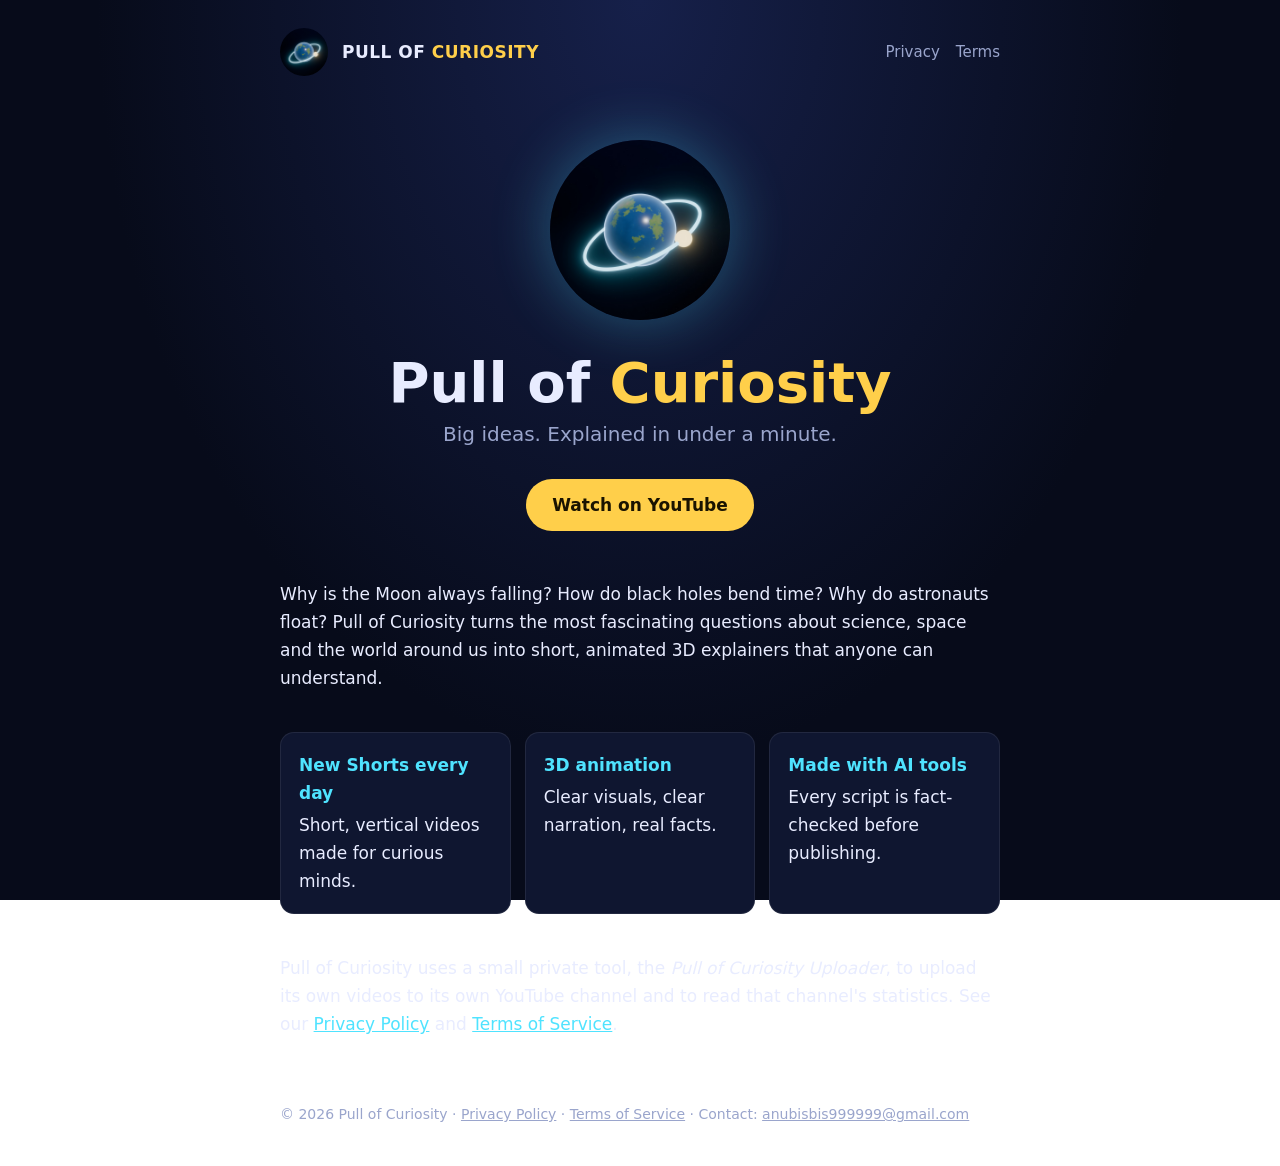
<file: index.html>
<!doctype html>
<html lang="en">
<head>
<meta charset="utf-8">
<meta name="viewport" content="width=device-width, initial-scale=1">
<title>Pull of Curiosity</title>
<meta name="description" content="Big ideas. Explained in under a minute. Animated 3D science Shorts on YouTube.">
<link rel="icon" href="avatar.png">
<link rel="stylesheet" href="style.css">
</head>
<body>
<header>
  <img src="avatar.png" alt="">
  <a class="brand" href="index.html">PULL OF <span>CURIOSITY</span></a>
  <nav><a href="privacy.html">Privacy</a><a href="terms.html">Terms</a></nav>
</header>
<main>
  <section class="hero">
    <img src="avatar.png" alt="Pull of Curiosity logo: a glowing planet with an orbit ring and a golden moon">
    <h1>Pull of <span>Curiosity</span></h1>
    <p class="tag">Big ideas. Explained in under a minute.</p>
    <a class="btn" href="https://www.youtube.com/channel/UCwx_8x64wgIlMECFsgg522w">Watch on YouTube</a>
  </section>
  <p>Why is the Moon always falling? How do black holes bend time? Why do astronauts float?
  Pull of Curiosity turns the most fascinating questions about science, space and the world
  around us into short, animated 3D explainers that anyone can understand.</p>
  <div class="cards">
    <div class="card"><b>New Shorts every day</b>Short, vertical videos made for curious minds.</div>
    <div class="card"><b>3D animation</b>Clear visuals, clear narration, real facts.</div>
    <div class="card"><b>Made with AI tools</b>Every script is fact-checked before publishing.</div>
  </div>
  <p>Pull of Curiosity uses a small private tool, the <em>Pull of Curiosity Uploader</em>, to upload
  its own videos to its own YouTube channel and to read that channel's statistics. See our
  <a href="privacy.html">Privacy Policy</a> and <a href="terms.html">Terms of Service</a>.</p>
</main>
<footer>© 2026 Pull of Curiosity · <a href="privacy.html">Privacy Policy</a> · <a href="terms.html">Terms of Service</a> · Contact: <a href="mailto:anubisbis999999@gmail.com">anubisbis999999@gmail.com</a></footer>
</body>
</html>
</file>
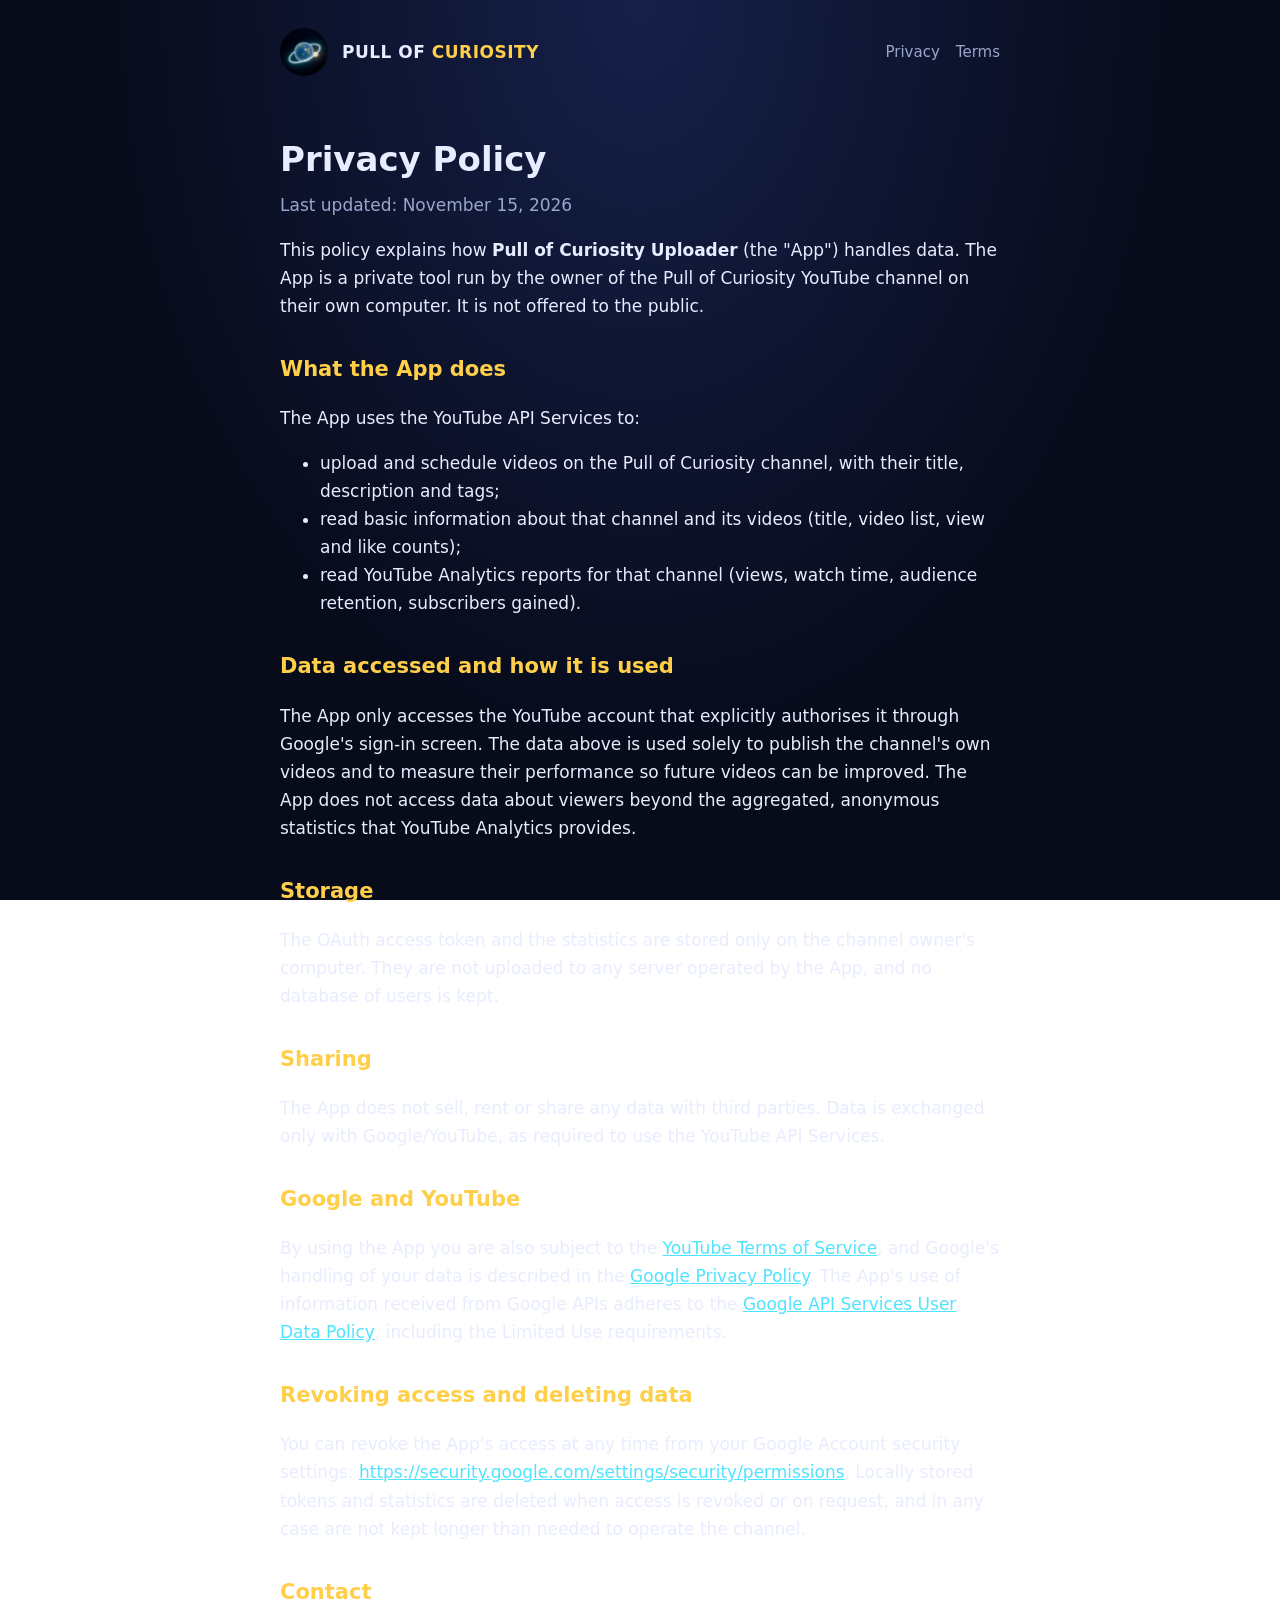
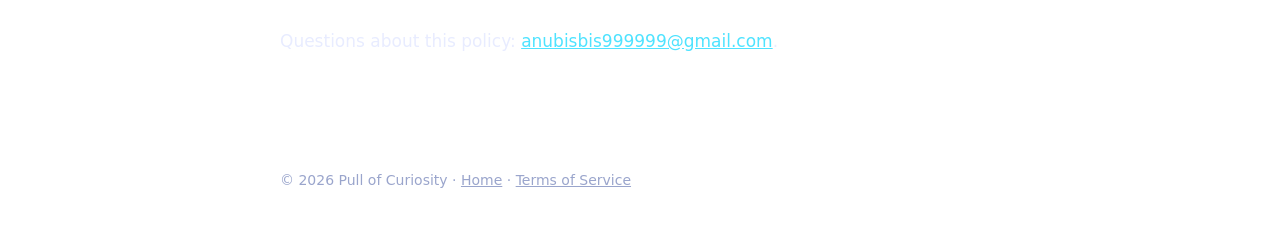
<file: privacy.html>
<!doctype html>
<html lang="en">
<head>
<meta charset="utf-8">
<meta name="viewport" content="width=device-width, initial-scale=1">
<title>Privacy Policy · Pull of Curiosity</title>
<link rel="icon" href="avatar.png">
<link rel="stylesheet" href="style.css">
</head>
<body>
<header>
  <img src="avatar.png" alt="">
  <a class="brand" href="index.html">PULL OF <span>CURIOSITY</span></a>
  <nav><a href="privacy.html">Privacy</a><a href="terms.html">Terms</a></nav>
</header>
<main class="doc">
  <h1>Privacy Policy</h1>
  <p class="date">Last updated: November 15, 2026</p>

  <p>This policy explains how <strong>Pull of Curiosity Uploader</strong> (the "App") handles data.
  The App is a private tool run by the owner of the Pull of Curiosity YouTube channel on their own
  computer. It is not offered to the public.</p>

  <h2>What the App does</h2>
  <p>The App uses the YouTube API Services to:</p>
  <ul>
    <li>upload and schedule videos on the Pull of Curiosity channel, with their title, description and tags;</li>
    <li>read basic information about that channel and its videos (title, video list, view and like counts);</li>
    <li>read YouTube Analytics reports for that channel (views, watch time, audience retention, subscribers gained).</li>
  </ul>

  <h2>Data accessed and how it is used</h2>
  <p>The App only accesses the YouTube account that explicitly authorises it through Google's
  sign-in screen. The data above is used solely to publish the channel's own videos and to measure
  their performance so future videos can be improved. The App does not access data about viewers
  beyond the aggregated, anonymous statistics that YouTube Analytics provides.</p>

  <h2>Storage</h2>
  <p>The OAuth access token and the statistics are stored only on the channel owner's computer.
  They are not uploaded to any server operated by the App, and no database of users is kept.</p>

  <h2>Sharing</h2>
  <p>The App does not sell, rent or share any data with third parties. Data is exchanged only with
  Google/YouTube, as required to use the YouTube API Services.</p>

  <h2>Google and YouTube</h2>
  <p>By using the App you are also subject to the
  <a href="https://www.youtube.com/t/terms">YouTube Terms of Service</a>, and Google's handling of
  your data is described in the <a href="https://policies.google.com/privacy">Google Privacy Policy</a>.
  The App's use of information received from Google APIs adheres to the
  <a href="https://developers.google.com/terms/api-services-user-data-policy">Google API Services User Data Policy</a>,
  including the Limited Use requirements.</p>

  <h2>Revoking access and deleting data</h2>
  <p>You can revoke the App's access at any time from your Google Account security settings:
  <a href="https://security.google.com/settings/security/permissions">https://security.google.com/settings/security/permissions</a>.
  Locally stored tokens and statistics are deleted when access is revoked or on request, and in any
  case are not kept longer than needed to operate the channel.</p>

  <h2>Contact</h2>
  <p>Questions about this policy: <a href="mailto:anubisbis999999@gmail.com">anubisbis999999@gmail.com</a>.</p>
</main>
<footer>© 2026 Pull of Curiosity · <a href="index.html">Home</a> · <a href="terms.html">Terms of Service</a></footer>
</body>
</html>
</file>
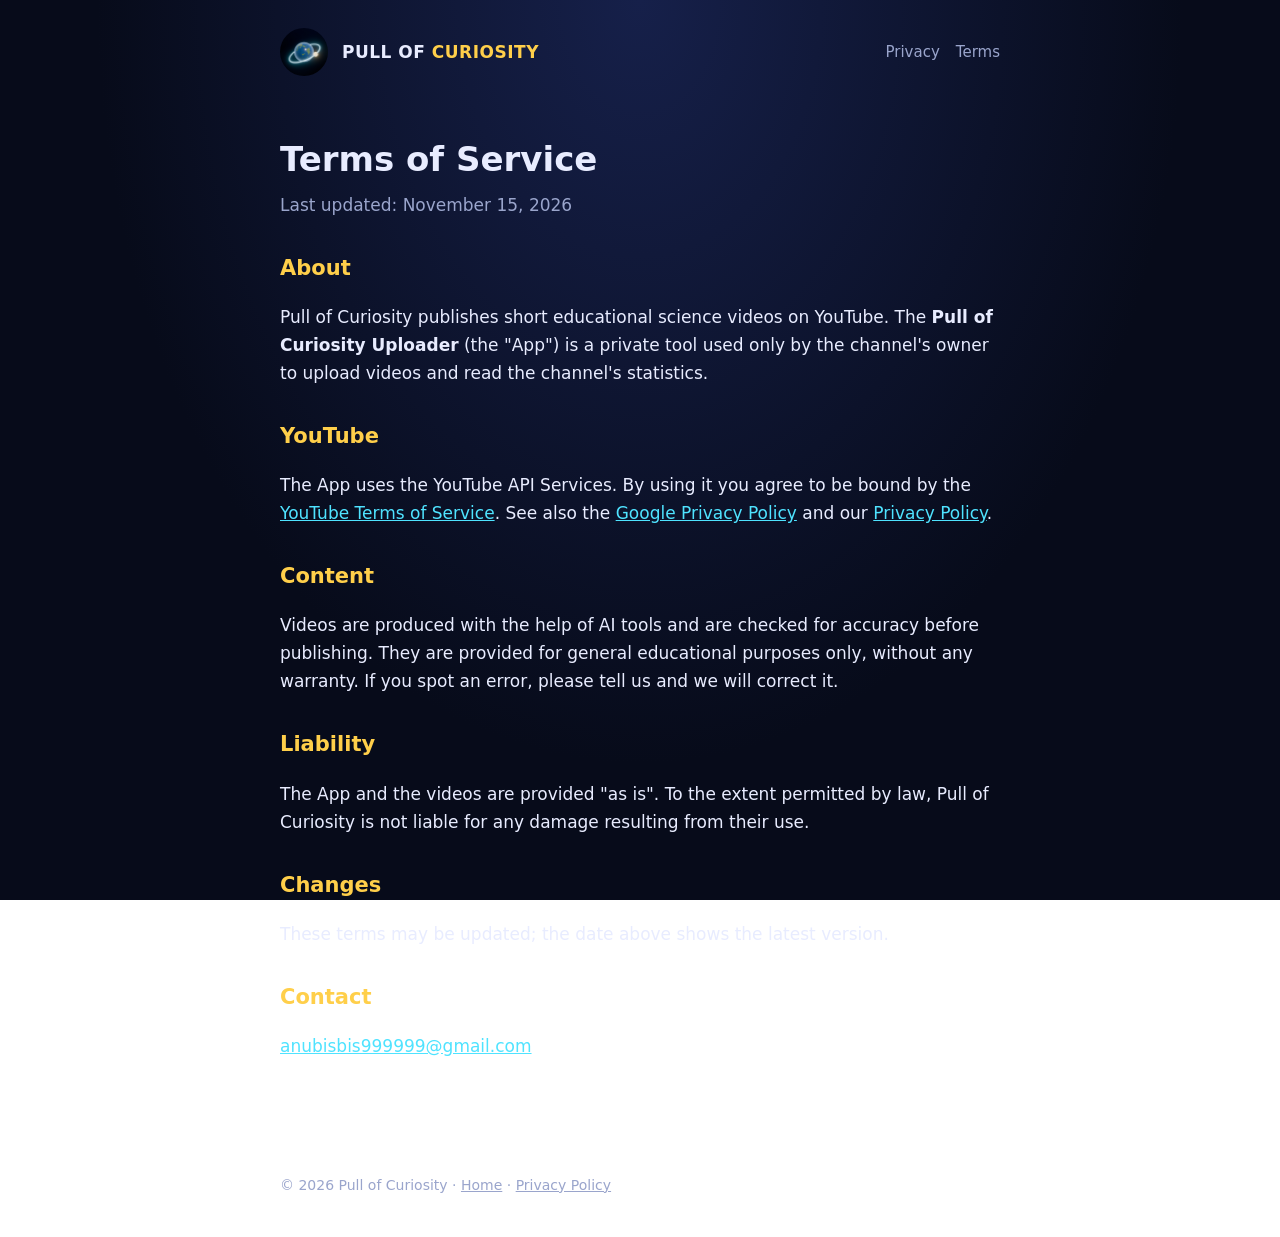
<file: terms.html>
<!doctype html>
<html lang="en">
<head>
<meta charset="utf-8">
<meta name="viewport" content="width=device-width, initial-scale=1">
<title>Terms of Service · Pull of Curiosity</title>
<link rel="icon" href="avatar.png">
<link rel="stylesheet" href="style.css">
</head>
<body>
<header>
  <img src="avatar.png" alt="">
  <a class="brand" href="index.html">PULL OF <span>CURIOSITY</span></a>
  <nav><a href="privacy.html">Privacy</a><a href="terms.html">Terms</a></nav>
</header>
<main class="doc">
  <h1>Terms of Service</h1>
  <p class="date">Last updated: November 15, 2026</p>

  <h2>About</h2>
  <p>Pull of Curiosity publishes short educational science videos on YouTube. The
  <strong>Pull of Curiosity Uploader</strong> (the "App") is a private tool used only by the
  channel's owner to upload videos and read the channel's statistics.</p>

  <h2>YouTube</h2>
  <p>The App uses the YouTube API Services. By using it you agree to be bound by the
  <a href="https://www.youtube.com/t/terms">YouTube Terms of Service</a>. See also the
  <a href="https://policies.google.com/privacy">Google Privacy Policy</a> and our
  <a href="privacy.html">Privacy Policy</a>.</p>

  <h2>Content</h2>
  <p>Videos are produced with the help of AI tools and are checked for accuracy before publishing.
  They are provided for general educational purposes only, without any warranty. If you spot an
  error, please tell us and we will correct it.</p>

  <h2>Liability</h2>
  <p>The App and the videos are provided "as is". To the extent permitted by law, Pull of Curiosity
  is not liable for any damage resulting from their use.</p>

  <h2>Changes</h2>
  <p>These terms may be updated; the date above shows the latest version.</p>

  <h2>Contact</h2>
  <p><a href="mailto:anubisbis999999@gmail.com">anubisbis999999@gmail.com</a></p>
</main>
<footer>© 2026 Pull of Curiosity · <a href="index.html">Home</a> · <a href="privacy.html">Privacy Policy</a></footer>
</body>
</html>
</file>
<file: style.css>
:root {
  --bg: #070b1a;
  --panel: #0f1630;
  --text: #e8ecff;
  --muted: #9aa5cc;
  --cyan: #4fe3ff;
  --gold: #ffcf4a;
}
* { box-sizing: border-box; }
body {
  margin: 0;
  background: radial-gradient(ellipse at top, #16204a 0%, var(--bg) 60%) fixed;
  color: var(--text);
  font: 17px/1.65 system-ui, -apple-system, "Segoe UI", Roboto, sans-serif;
}
a { color: var(--cyan); }
header, main, footer { max-width: 760px; margin: 0 auto; padding: 0 20px; }
header { display: flex; align-items: center; gap: 14px; padding-top: 28px; }
header img { width: 48px; height: 48px; border-radius: 50%; }
header a.brand { color: var(--text); text-decoration: none; font-weight: 800; letter-spacing: .5px; }
header .brand span { color: var(--gold); }
nav { margin-left: auto; display: flex; gap: 16px; font-size: 15px; }
nav a { color: var(--muted); text-decoration: none; }
nav a:hover { color: var(--cyan); }
.hero { text-align: center; padding: 64px 0 32px; }
.hero img { width: 180px; height: 180px; border-radius: 50%; box-shadow: 0 0 60px #4fe3ff55; }
.hero h1 { font-size: clamp(36px, 7vw, 56px); margin: 24px 0 4px; line-height: 1.1; }
.hero h1 span { color: var(--gold); }
.hero p.tag { color: var(--muted); font-size: 20px; margin: 0 0 28px; }
.btn {
  display: inline-block; background: var(--gold); color: #1a1300; font-weight: 700;
  padding: 12px 26px; border-radius: 999px; text-decoration: none;
}
.cards { display: grid; grid-template-columns: repeat(auto-fit, minmax(200px, 1fr)); gap: 14px; margin: 40px 0; }
.card { background: var(--panel); border: 1px solid #ffffff14; border-radius: 14px; padding: 18px; }
.card b { display: block; color: var(--cyan); margin-bottom: 4px; }
main.doc { padding-top: 32px; padding-bottom: 32px; }
main.doc h1 { font-size: 34px; margin-bottom: 0; }
main.doc .date { color: var(--muted); margin-top: 4px; }
main.doc h2 { color: var(--gold); font-size: 21px; margin-top: 32px; }
footer { color: var(--muted); font-size: 14px; padding-top: 24px; padding-bottom: 40px; border-top: 1px solid #ffffff14; margin-top: 40px; }
footer a { color: var(--muted); }
</file>
